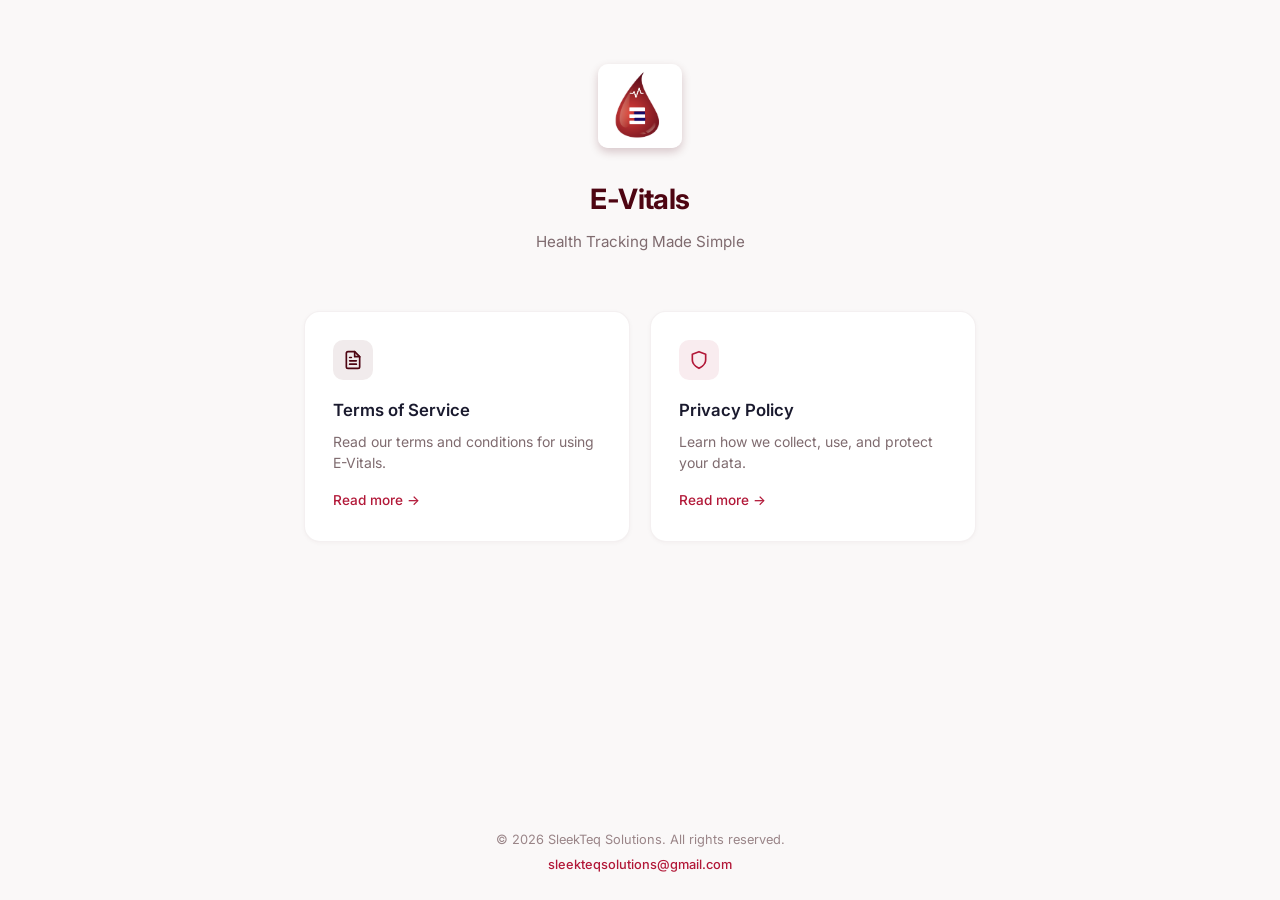
<file: index.html>
<!DOCTYPE html>
<html lang="en">
<head>
  <meta charset="UTF-8">
  <meta name="viewport" content="width=device-width, initial-scale=1.0">
  <title>E-Vitals - Legal</title>
  <link rel="stylesheet" href="styles.css">
</head>
<body>
  <div class="container">
    <header>
    
      <img src="./logo.png" alt="sleekteqsolutions logo" class="logo-image">
      <h1>E-Vitals</h1>
      <p class="tagline">Health Tracking Made Simple</p>
    </header>
    <main>
      <div class="card-grid">
        <a href="terms.html" class="card">
          <div class="card-icon terms">
            <svg width="20" height="20" viewBox="0 0 24 24" fill="none" stroke="currentColor" stroke-width="2" stroke-linecap="round" stroke-linejoin="round"><path d="M14 2H6a2 2 0 00-2 2v16a2 2 0 002 2h12a2 2 0 002-2V8z"/><polyline points="14,2 14,8 20,8"/><line x1="16" y1="13" x2="8" y2="13"/><line x1="16" y1="17" x2="8" y2="17"/><polyline points="10,9 9,9 8,9"/></svg>
          </div>
          <h2>Terms of Service</h2>
          <p>Read our terms and conditions for using E-Vitals.</p>
          <span class="arrow">Read more &rarr;</span>
        </a>
        <a href="privacy.html" class="card">
          <div class="card-icon privacy">
            <svg width="20" height="20" viewBox="0 0 24 24" fill="none" stroke="currentColor" stroke-width="2" stroke-linecap="round" stroke-linejoin="round"><path d="M12 22s8-4 8-10V5l-8-3-8 3v7c0 6 8 10 8 10z"/></svg>
          </div>
          <h2>Privacy Policy</h2>
          <p>Learn how we collect, use, and protect your data.</p>
          <span class="arrow">Read more &rarr;</span>
        </a>
      </div>
    </main>
    <footer>
      <p>&copy; 2026 SleekTeq Solutions. All rights reserved.</p>
      <p><a href="mailto:sleekteqsolutions@gmail.com">sleekteqsolutions@gmail.com</a></p>
    </footer>
  </div>
</body>
</html>
</file>
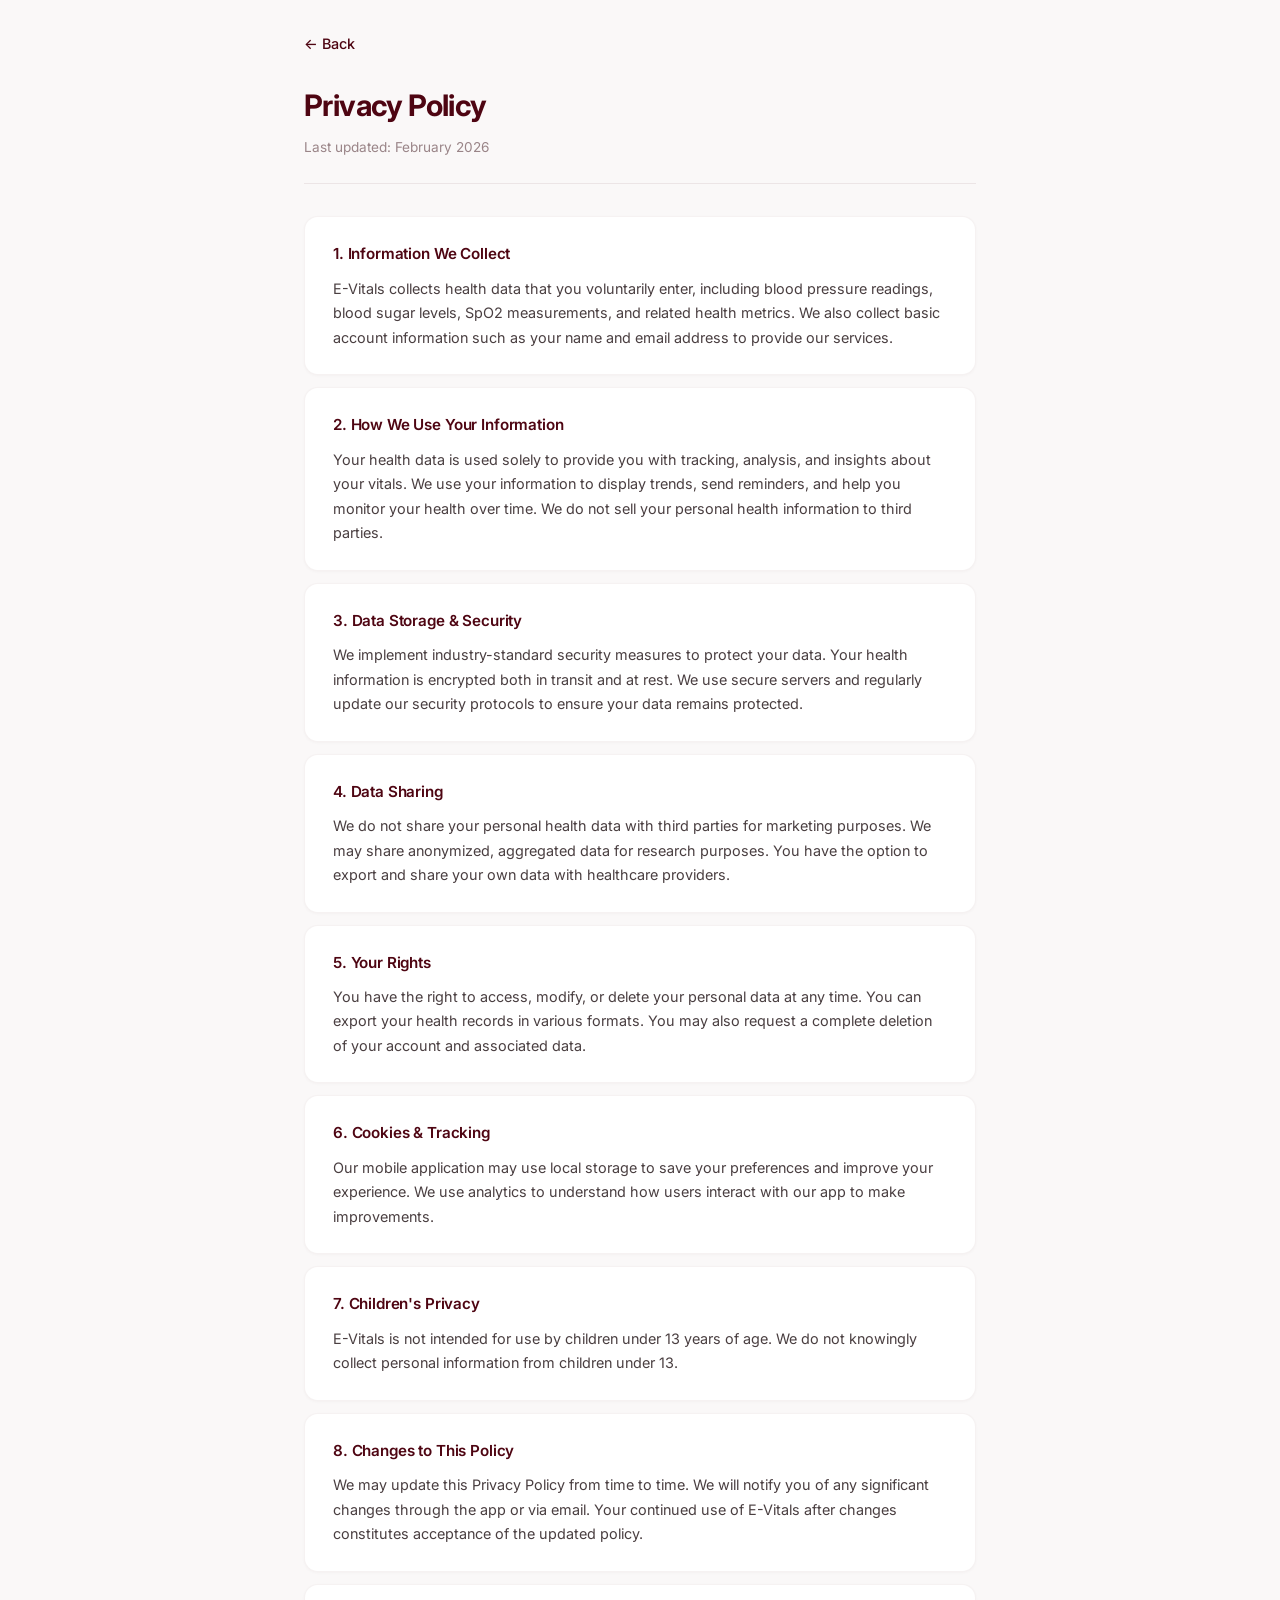
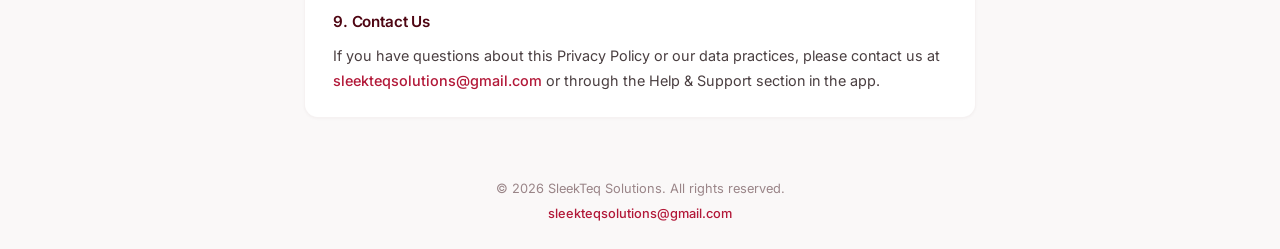
<file: privacy.html>
<!DOCTYPE html>
<html lang="en">
<head>
  <meta charset="UTF-8">
  <meta name="viewport" content="width=device-width, initial-scale=1.0">
  <title>Privacy Policy - E-Vitals</title>
  <link rel="stylesheet" href="styles.css">
</head>
<body>
  <div class="container">
    <main>
      <a href="index.html" class="back-link">&larr; Back</a>
      <div class="legal-header">
        <h1>Privacy Policy</h1>
        <p class="last-updated">Last updated: February 2026</p>
      </div>

      <div class="section">
        <h2>1. Information We Collect</h2>
        <p>E-Vitals collects health data that you voluntarily enter, including blood pressure readings, blood sugar levels, SpO2 measurements, and related health metrics. We also collect basic account information such as your name and email address to provide our services.</p>
      </div>

      <div class="section">
        <h2>2. How We Use Your Information</h2>
        <p>Your health data is used solely to provide you with tracking, analysis, and insights about your vitals. We use your information to display trends, send reminders, and help you monitor your health over time. We do not sell your personal health information to third parties.</p>
      </div>

      <div class="section">
        <h2>3. Data Storage &amp; Security</h2>
        <p>We implement industry-standard security measures to protect your data. Your health information is encrypted both in transit and at rest. We use secure servers and regularly update our security protocols to ensure your data remains protected.</p>
      </div>

      <div class="section">
        <h2>4. Data Sharing</h2>
        <p>We do not share your personal health data with third parties for marketing purposes. We may share anonymized, aggregated data for research purposes. You have the option to export and share your own data with healthcare providers.</p>
      </div>

      <div class="section">
        <h2>5. Your Rights</h2>
        <p>You have the right to access, modify, or delete your personal data at any time. You can export your health records in various formats. You may also request a complete deletion of your account and associated data.</p>
      </div>

      <div class="section">
        <h2>6. Cookies &amp; Tracking</h2>
        <p>Our mobile application may use local storage to save your preferences and improve your experience. We use analytics to understand how users interact with our app to make improvements.</p>
      </div>

      <div class="section">
        <h2>7. Children's Privacy</h2>
        <p>E-Vitals is not intended for use by children under 13 years of age. We do not knowingly collect personal information from children under 13.</p>
      </div>

      <div class="section">
        <h2>8. Changes to This Policy</h2>
        <p>We may update this Privacy Policy from time to time. We will notify you of any significant changes through the app or via email. Your continued use of E-Vitals after changes constitutes acceptance of the updated policy.</p>
      </div>

      <div class="section">
        <h2>9. Contact Us</h2>
        <p>If you have questions about this Privacy Policy or our data practices, please contact us at <a href="mailto:sleekteqsolutions@gmail.com">sleekteqsolutions@gmail.com</a> or through the Help &amp; Support section in the app.</p>
      </div>
    </main>

    <footer>
      <p>&copy; 2026 SleekTeq Solutions. All rights reserved.</p>
      <p><a href="mailto:sleekteqsolutions@gmail.com">sleekteqsolutions@gmail.com</a></p>
    </footer>
  </div>
</body>
</html>
</file>
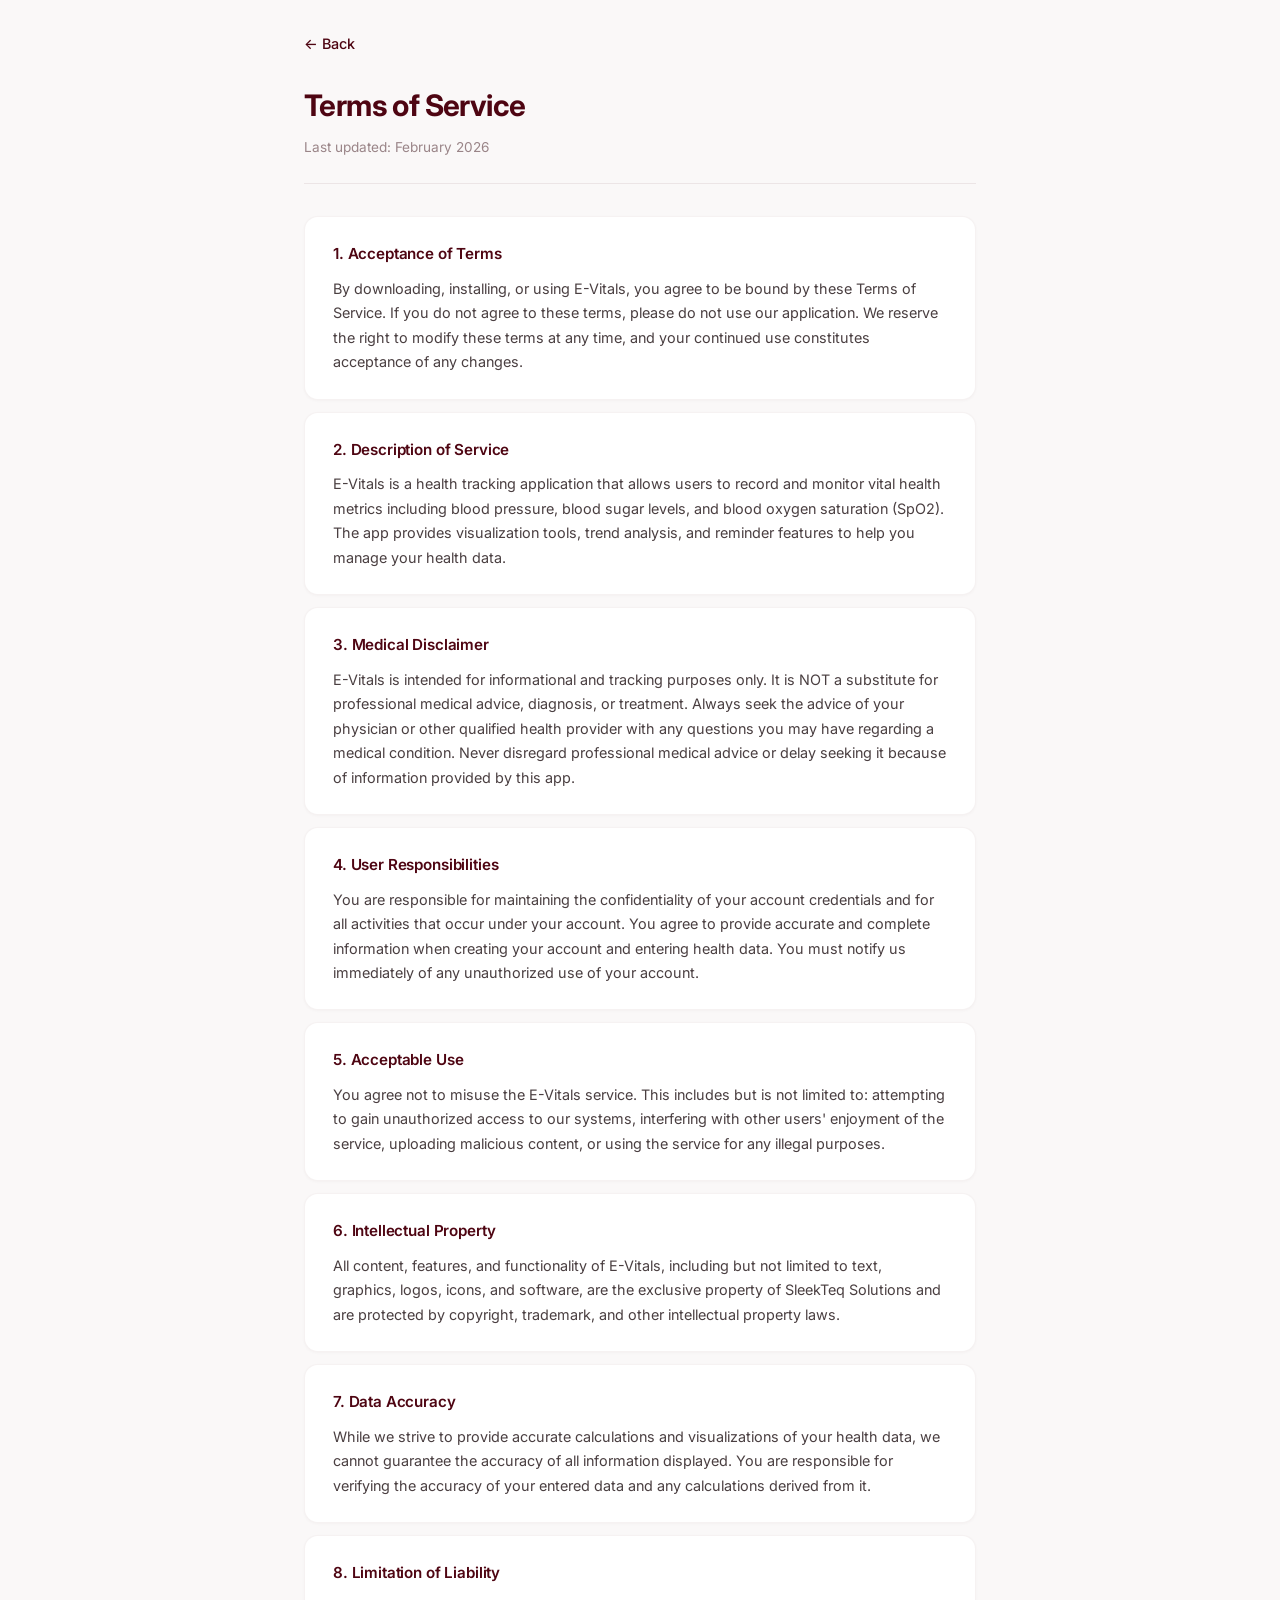
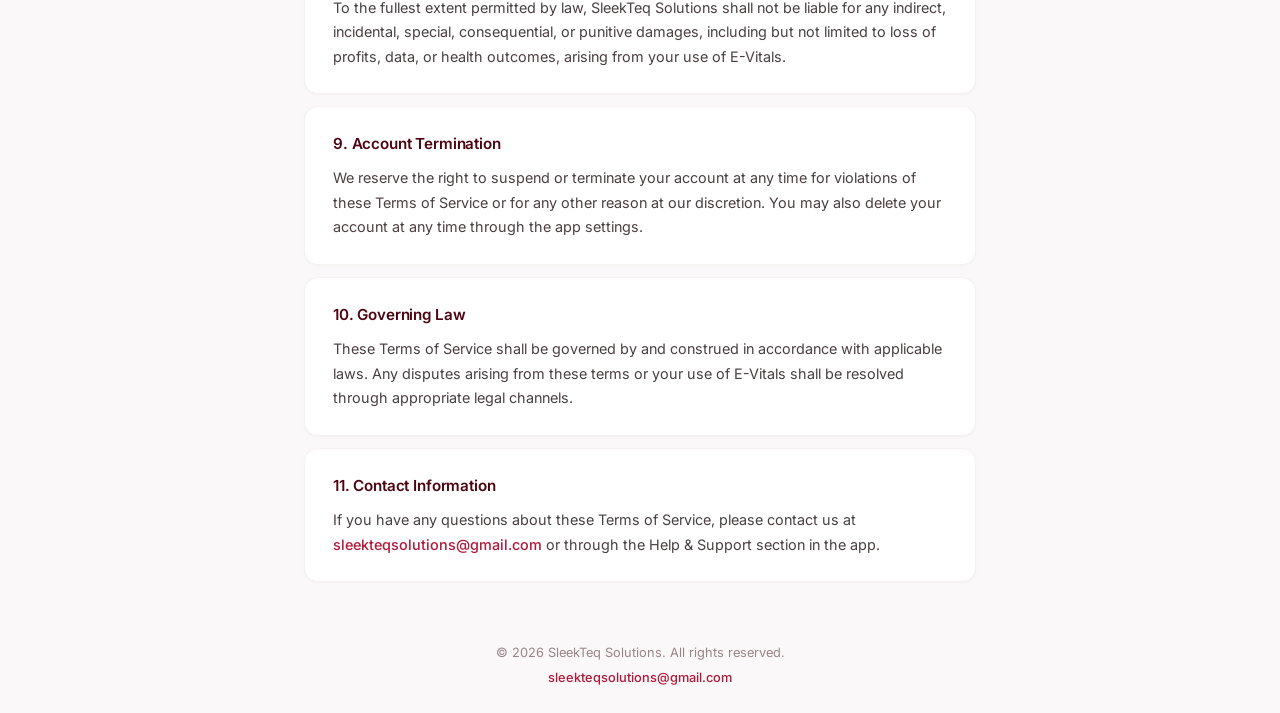
<file: terms.html>
<!DOCTYPE html>
<html lang="en">
<head>
  <meta charset="UTF-8">
  <meta name="viewport" content="width=device-width, initial-scale=1.0">
  <title>Terms of Service - E-Vitals</title>
  <link rel="stylesheet" href="styles.css">
</head>
<body>
  <div class="container">
    <main>
      <a href="index.html" class="back-link">&larr; Back</a>
      <div class="legal-header">
        <h1>Terms of Service</h1>
        <p class="last-updated">Last updated: February 2026</p>
      </div>

      <div class="section">
        <h2>1. Acceptance of Terms</h2>
        <p>By downloading, installing, or using E-Vitals, you agree to be bound by these Terms of Service. If you do not agree to these terms, please do not use our application. We reserve the right to modify these terms at any time, and your continued use constitutes acceptance of any changes.</p>
      </div>

      <div class="section">
        <h2>2. Description of Service</h2>
        <p>E-Vitals is a health tracking application that allows users to record and monitor vital health metrics including blood pressure, blood sugar levels, and blood oxygen saturation (SpO2). The app provides visualization tools, trend analysis, and reminder features to help you manage your health data.</p>
      </div>

      <div class="section">
        <h2>3. Medical Disclaimer</h2>
        <p>E-Vitals is intended for informational and tracking purposes only. It is NOT a substitute for professional medical advice, diagnosis, or treatment. Always seek the advice of your physician or other qualified health provider with any questions you may have regarding a medical condition. Never disregard professional medical advice or delay seeking it because of information provided by this app.</p>
      </div>

      <div class="section">
        <h2>4. User Responsibilities</h2>
        <p>You are responsible for maintaining the confidentiality of your account credentials and for all activities that occur under your account. You agree to provide accurate and complete information when creating your account and entering health data. You must notify us immediately of any unauthorized use of your account.</p>
      </div>

      <div class="section">
        <h2>5. Acceptable Use</h2>
        <p>You agree not to misuse the E-Vitals service. This includes but is not limited to: attempting to gain unauthorized access to our systems, interfering with other users' enjoyment of the service, uploading malicious content, or using the service for any illegal purposes.</p>
      </div>

      <div class="section">
        <h2>6. Intellectual Property</h2>
        <p>All content, features, and functionality of E-Vitals, including but not limited to text, graphics, logos, icons, and software, are the exclusive property of SleekTeq Solutions and are protected by copyright, trademark, and other intellectual property laws.</p>
      </div>

      <div class="section">
        <h2>7. Data Accuracy</h2>
        <p>While we strive to provide accurate calculations and visualizations of your health data, we cannot guarantee the accuracy of all information displayed. You are responsible for verifying the accuracy of your entered data and any calculations derived from it.</p>
      </div>

      <div class="section">
        <h2>8. Limitation of Liability</h2>
        <p>To the fullest extent permitted by law, SleekTeq Solutions shall not be liable for any indirect, incidental, special, consequential, or punitive damages, including but not limited to loss of profits, data, or health outcomes, arising from your use of E-Vitals.</p>
      </div>

      <div class="section">
        <h2>9. Account Termination</h2>
        <p>We reserve the right to suspend or terminate your account at any time for violations of these Terms of Service or for any other reason at our discretion. You may also delete your account at any time through the app settings.</p>
      </div>

      <div class="section">
        <h2>10. Governing Law</h2>
        <p>These Terms of Service shall be governed by and construed in accordance with applicable laws. Any disputes arising from these terms or your use of E-Vitals shall be resolved through appropriate legal channels.</p>
      </div>

      <div class="section">
        <h2>11. Contact Information</h2>
        <p>If you have any questions about these Terms of Service, please contact us at <a href="mailto:sleekteqsolutions@gmail.com">sleekteqsolutions@gmail.com</a> or through the Help &amp; Support section in the app.</p>
      </div>
    </main>

    <footer>
      <p>&copy; 2026 SleekTeq Solutions. All rights reserved.</p>
      <p><a href="mailto:sleekteqsolutions@gmail.com">sleekteqsolutions@gmail.com</a></p>
    </footer>
  </div>
</body>
</html>
</file>
<file: styles.css>
@import url('https://fonts.googleapis.com/css2?family=Inter:wght@400;500;600;700&display=swap');

* {
  margin: 0;
  padding: 0;
  box-sizing: border-box;
}

body {
  font-family: 'Inter', -apple-system, BlinkMacSystemFont, "Segoe UI", Roboto, sans-serif;
  color: #1a1a2e;
  background: #faf8f8;
  line-height: 1.7;
  -webkit-font-smoothing: antialiased;
}

.container {
  max-width: 720px;
  margin: 0 auto;
  padding: 0 1.5rem;
  min-height: 100vh;
  display: flex;
  flex-direction: column;
}

/* ─── Index Page Header ─── */
header {
  text-align: center;
  padding: 4rem 0 2rem;
}

.logo-image{
  width: 84px;
  height: 84px;
  border-radius: 10px;
  display: inline-block;
  margin-bottom: 1.25rem;
  box-shadow: 0 4px 10px rgba(78, 5, 18, 0.2);
}

.logo-mark {
  width: 64px;
  height: 64px;
  background: linear-gradient(135deg, #4e0512, #b21838);
  border-radius: 16px;
  display: inline-flex;
  align-items: center;
  justify-content: center;
  margin-bottom: 1.25rem;
  box-shadow: 0 4px 16px rgba(78, 5, 18, 0.2);
}

.logo-mark svg {
  width: 32px;
  height: 32px;
}

header h1 {
  font-size: 1.75rem;
  font-weight: 700;
  color: #4e0512;
  letter-spacing: -0.02em;
}

header .tagline {
  color: #7f6b6f;
  margin-top: 0.35rem;
  font-size: 0.95rem;
  font-weight: 400;
}

main {
  flex: 1;
}

/* ─── Index Page Cards ─── */
.card-grid {
  display: grid;
  grid-template-columns: 1fr 1fr;
  gap: 1.25rem;
  margin-top: 1.5rem;
}

.card {
  background: #fff;
  border-radius: 16px;
  padding: 1.75rem;
  text-decoration: none;
  color: inherit;
  border: 1px solid rgba(78, 5, 18, 0.06);
  box-shadow: 0 1px 4px rgba(78, 5, 18, 0.04);
  transition: all 0.25s ease;
  position: relative;
  overflow: hidden;
}

.card::before {
  content: '';
  position: absolute;
  top: 0;
  left: 0;
  right: 0;
  height: 3px;
  background: linear-gradient(90deg, #4e0512, #b21838);
  opacity: 0;
  transition: opacity 0.25s ease;
}

.card:hover {
  box-shadow: 0 8px 24px rgba(78, 5, 18, 0.1);
  transform: translateY(-3px);
  border-color: rgba(78, 5, 18, 0.12);
}

.card:hover::before {
  opacity: 1;
}

.card-icon {
  width: 40px;
  height: 40px;
  border-radius: 10px;
  display: flex;
  align-items: center;
  justify-content: center;
  margin-bottom: 1rem;
  font-size: 1.25rem;
}

.card-icon.terms {
  background: rgba(78, 5, 18, 0.08);
  color: #4e0512;
}

.card-icon.privacy {
  background: rgba(178, 24, 56, 0.08);
  color: #b21838;
}

.card h2 {
  font-size: 1.05rem;
  font-weight: 600;
  margin-bottom: 0.4rem;
  color: #1a1a2e;
}

.card p {
  color: #7f6b6f;
  font-size: 0.875rem;
  line-height: 1.5;
}

.card .arrow {
  display: inline-block;
  margin-top: 1rem;
  color: #b21838;
  font-size: 0.85rem;
  font-weight: 500;
  transition: transform 0.2s ease;
}

.card:hover .arrow {
  transform: translateX(4px);
}

/* ─── Legal Pages ─── */
.back-link {
  display: inline-flex;
  align-items: center;
  gap: 0.4rem;
  margin-top: 2rem;
  margin-bottom: 1.5rem;
  color: #4e0512;
  text-decoration: none;
  font-size: 0.9rem;
  font-weight: 500;
  transition: color 0.2s;
}

.back-link:hover {
  color: #b21838;
}

.legal-header {
  margin-bottom: 2rem;
  padding-bottom: 1.5rem;
  border-bottom: 1px solid rgba(78, 5, 18, 0.08);
}

.legal-header h1 {
  font-size: 1.85rem;
  font-weight: 700;
  color: #4e0512;
  letter-spacing: -0.02em;
}

.last-updated {
  color: #9a8588;
  font-size: 0.85rem;
  margin-top: 0.35rem;
  font-weight: 400;
}

.section {
  background: #fff;
  border-radius: 14px;
  padding: 1.5rem 1.75rem;
  margin-bottom: 0.75rem;
  border: 1px solid rgba(78, 5, 18, 0.05);
  box-shadow: 0 1px 3px rgba(78, 5, 18, 0.03);
  transition: border-color 0.2s;
}

.section:hover {
  border-color: rgba(78, 5, 18, 0.12);
}

.section h2 {
  font-size: 0.95rem;
  font-weight: 600;
  color: #4e0512;
  margin-bottom: 0.6rem;
  letter-spacing: -0.01em;
}

.section p {
  color: #4a3f41;
  font-size: 0.9rem;
  line-height: 1.7;
}

.section a {
  color: #b21838;
  text-decoration: none;
  font-weight: 500;
}

.section a:hover {
  text-decoration: underline;
}

/* ─── Footer ─── */
footer {
  text-align: center;
  padding: 3rem 0 1.5rem;
  color: #9a8588;
  font-size: 0.8rem;
}

footer a {
  color: #b21838;
  text-decoration: none;
  font-weight: 500;
}

footer a:hover {
  text-decoration: underline;
}

footer p + p {
  margin-top: 0.2rem;
}

/* ─── Responsive ─── */
@media (max-width: 600px) {
  .card-grid {
    grid-template-columns: 1fr;
  }

  header {
    padding: 3rem 0 1.5rem;
  }

  header h1 {
    font-size: 1.5rem;
  }

  .legal-header h1 {
    font-size: 1.5rem;
  }

  .section {
    padding: 1.25rem 1.25rem;
  }
}
</file>
